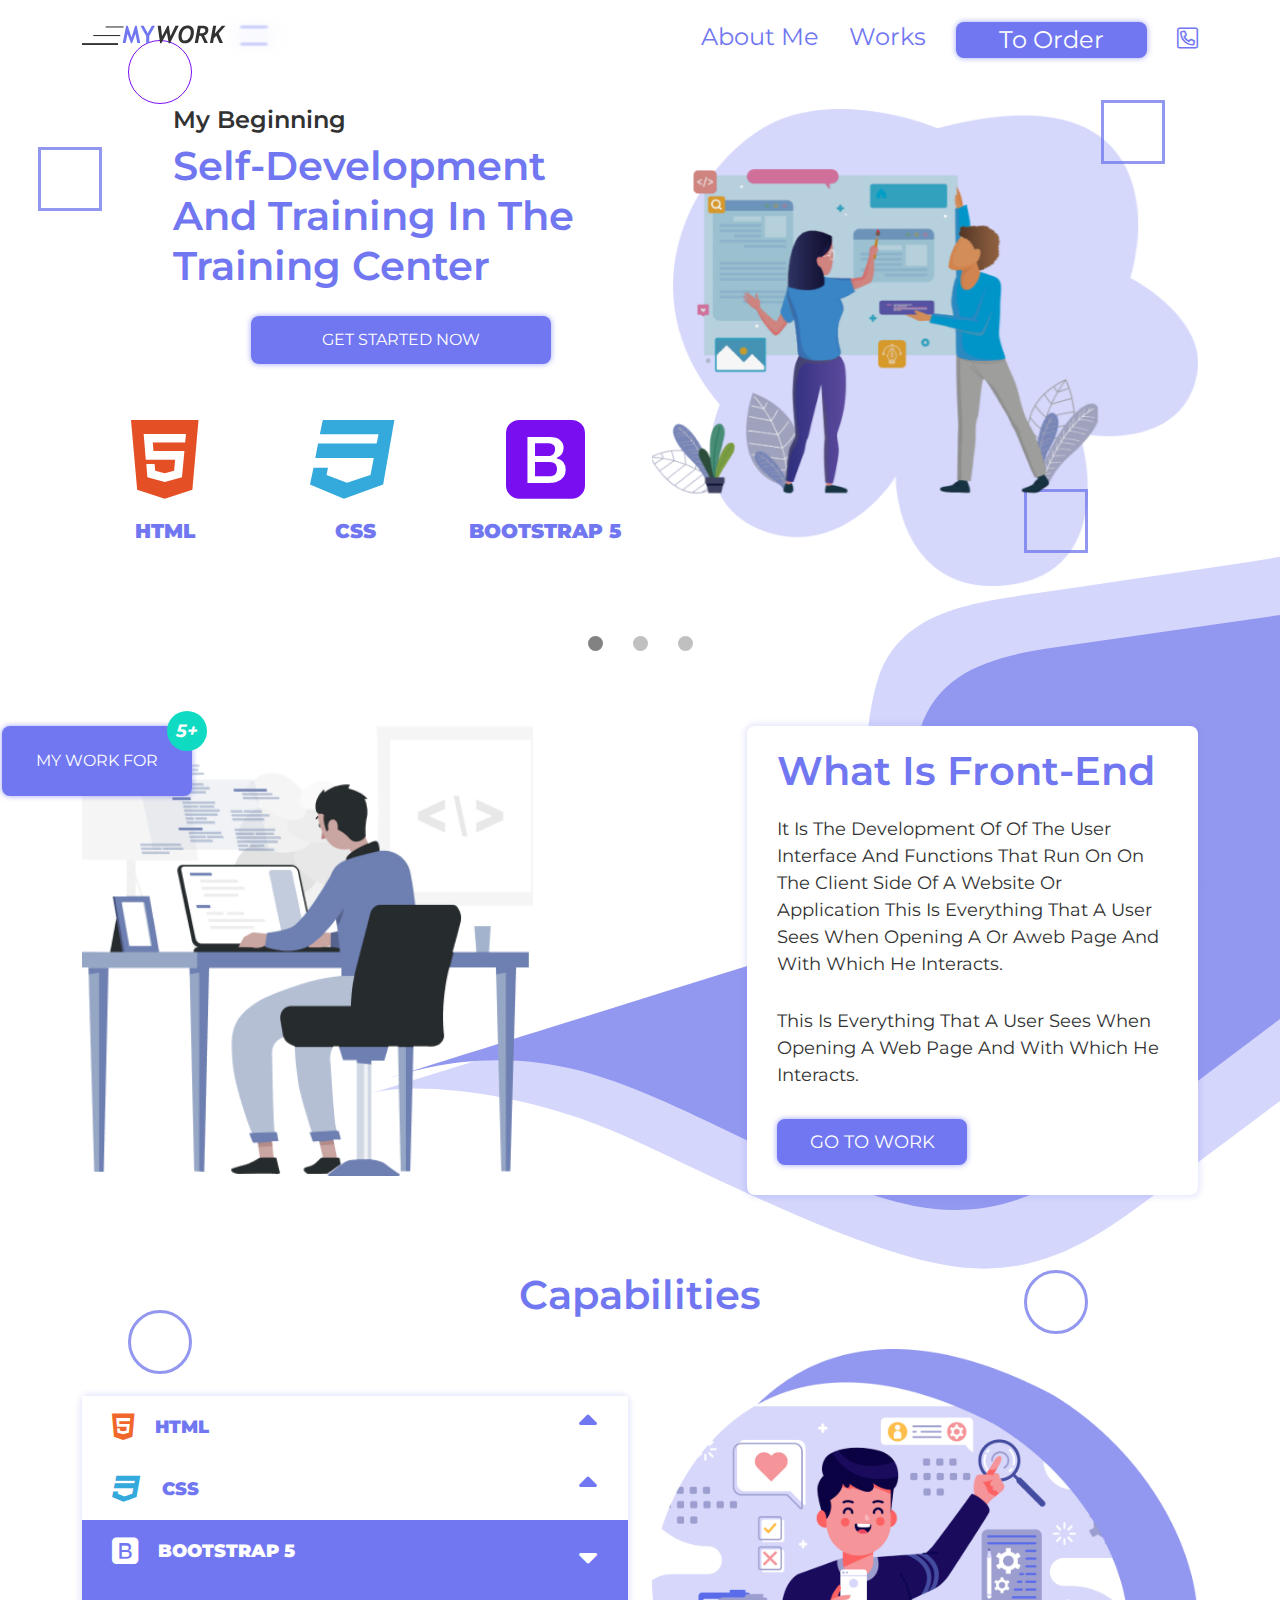
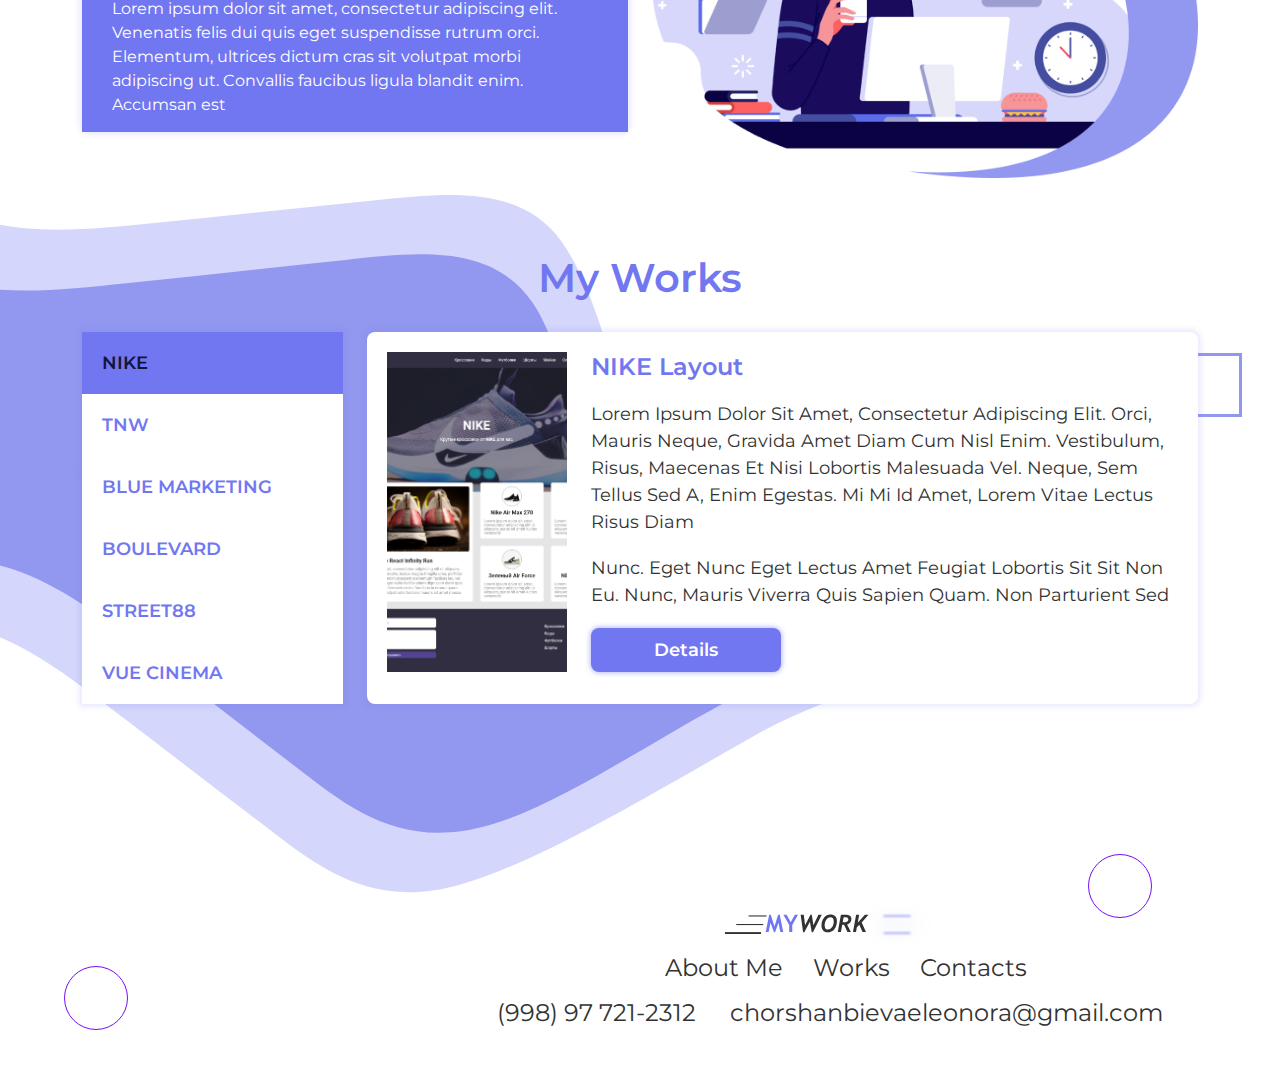
<file: index.html>
<!DOCTYPE html>
<html lang="en">

<head>
  <meta charset="UTF-8">
  <meta http-equiv="X-UA-Compatible" content="IE=edge">
  <meta name="viewport" content="width=device-width, initial-scale=1.0">
  <title>Mywork</title>
  <link rel="stylesheet" href="style/all.min.css">
  <link rel="stylesheet" href="style/fonts.css">
  <link rel="stylesheet" href="style/bootstrap.min.css">
  <link rel="stylesheet" href="style/style.css">
</head>

<body>
  <header class="header">
    <nav class="navbar navbar-expand-lg header__nav">
      <div class="container">
        <a href="#!" class="logo"></a>
        <button class="navbar-toggler" type="button" data-bs-toggle="collapse" data-bs-target="#navbarSupportedContent"
          aria-controls="navbarSupportedContent" aria-expanded="false" aria-label="Toggle navigation">
          <i class="fal fa-bars header__nav-btn"></i>
        </button>
        <div class="collapse navbar-collapse" id="navbarSupportedContent">
          <ul class="navbar-nav header__nav-list ms-auto align-items-start  align-items-lg-center">
            <li class="nav-item">
              <a class="header__nav-link" href="pages/index2.html">About me</a>
            </li>
            <li class="nav-item">
              <a class="header__nav-link" href="#myworks">Works</a>
            </li>
            <li class="nav-item">
              <a class="header__nav-link special-btn" href="https://t.me/lazanya_po">to order</a>
            </li>
            <li class="nav-item">
              <a class="header__nav-link" href="tel:+99897212312">
                <i class="fal fa-phone-square-alt header__nav-phone"></i>
              </a>
            </li>
          </ul>
        </div>
      </div>
    </nav>
    <div class="header__slider">
      <div class="container">
        <div id="carouselExampleIndicators" class="carousel slide row" data-bs-ride="carousel">
          <div class="col-lg-6">
            <div class="header__slider-top col-lg-10 ms-auto">
              <p class="header__slider-text">
                My beginning
              </p>
              <h1 class="header__slider-title">
                Self-development and training in the training center
              </h1>
              <a href="https://proweb.uz/ru/courses/web-development?utm_source=google&utm_medium=cpc&utm_campaign=web-programming&utm_content=course&utm_term=proweb%20uz_b_&gclid=CjwKCAjwgr6TBhAGEiwA3aVuIQf5_IGuokaxKM6H2w9yPh9ph-NyiyccbZyenLU45WkwRtKJCtZ3XxoCjQ4QAvD_BwE" class="header__slider-btn special-btn">GET STARTED NOW</a>
            </div>
            <div class="header__slider-bottom row text-center">
              <div class="header__slider-item col-6 col-sm-4">
                <i class="fab fa-html5 header-slider-icon html"></i>
                <h3 class="header-slider-desc">HTML</h3>
              </div>
              <div class="header__slider-item col-6 col-sm-4">
                <i class="fab fa-css3 header-slider-icon css"></i>
                <h3 class="header-slider-desc">CSS</h3>
              </div>
              <div class="header__slider-item col-6 col-sm-4">
                <i class="fab fa-bootstrap header-slider-icon bootstrap"></i>
                <h3 class="header-slider-desc">BOOTSTRAP 5</h3>
              </div>
            </div>
          </div>
          <div class="col-lg-6">
            <div class="carousel-inner">
              <div class="carousel-item active">
                <img src="images/slide1.png" alt="" class="header__slider-img w-100">
              </div>
              <div class="carousel-item">
                <img src="images/slide2.png" alt="" class="header__slider-img w-100">
              </div>
              <div class="carousel-item">
                <img src="images/slide3.png" alt="" class="header__slider-img w-100">
              </div>
            </div>
          </div>
          <div class="carousel-indicators header__indicators">
            <button type="button" data-bs-target="#carouselExampleIndicators" data-bs-slide-to="0" class="header__indicators-btn active" aria-current="true" aria-label="Slide 1"></button>
            <button type="button" data-bs-target="#carouselExampleIndicators" data-bs-slide-to="1" aria-label="Slide 2" class="header__indicators-btn"></button>
            <button type="button" data-bs-target="#carouselExampleIndicators" data-bs-slide-to="2" aria-label="Slide 3" class="header__indicators-btn"></button>
          </div>
        </div>
      </div>
    </div>
  </header>
  <main class="main">
    <section class="section__about">
      <div class="container">
        <div class="row justify-content-xl-between justify-content-center">
          <div class="col-md-8 col-xl-5">
            <div class="section__about-left">
              <img src="images/human1.png" alt="" class="section__about-img w-100 h-100">
              <a href="" class="section__about-btn special-btn">
                My work for 
                <span class="section__about-span">5+</span>
              </a>
            </div>
          </div>
          <div class="col-md-8 col-xl-5">
            <div class="section__about-right">
              <h2 class="section__about-title">
                What is Front-End
              </h2>
              <p class="section__about-text">
                it is the development of of the user interface and functions that run on on the client side of a website or application
                This is everything that a user sees when opening a or aweb page and with which he interacts.
              </p>
              <p class="section__about-text">
                This is everything that a user sees when opening a web page and with which he interacts.
              </p>
              <a href="https://hh.uz/?utm_source=google&utm_medium=cpc&utm_term=headhunter%20uz&utm_campaign=google_all_aldev_kr_hh_brand_new_uz_search&utm_content=gid_137429942791&network=g&adposition=&keyword=headhunter%20uz&gclid=CjwKCAjwgr6TBhAGEiwA3aVuIcfu-C8_5Zm-fFG9Tw8Q4N7-h7zE-aCWHhDziUG5CXnJ_xsQdrL8pRoCGmAQAvD_BwE" class="section__about-link special-btn">go to work</a>
            </div>
          </div>

          <div class="col-md-8 col-xl-6">

          </div>
        </div>
      </div>
    </section>
    <section class="section__capabilities">
      <div class="container">
        <h2 class="title">capabilities</h2>
        <div class="row align-items-center justify-content-center">
          <div class="col-md-8 col-xl-6">
            <div class="accordion" id="accordionExample">
              <div class="accordion__item">
                <h2 class="accordion-header" id="headingOne">
                  <button class="accordion__button collapsed" type="button" data-bs-toggle="collapse" data-bs-target="#collapseOne" aria-expanded="true" aria-controls="collapseOne">
                    <i class="fab fa-html5 accordion__icon"></i>
                    <h2 class="accordion__title">HTML</h2>
                    <i class="fas fa-sort-down accordion__arrow ms-auto"></i>
                  </button>
                </h2>
                <div id="collapseOne" class="accordion-collapse collapse" aria-labelledby="headingOne" data-bs-parent="#accordionExample">
                  <div class="accordion__body">
                    Lorem ipsum dolor sit amet, consectetur adipiscing elit. Venenatis felis dui quis eget suspendisse rutrum orci. Elementum, ultrices dictum cras sit volutpat morbi adipiscing ut. Convallis faucibus ligula blandit enim. Accumsan est 
                  </div>
                </div>
              </div>
              <div class="accordion__item">
                <h2 class="accordion-header" id="headingTwo">
                  <button class="accordion__button collapsed" type="button" data-bs-toggle="collapse" data-bs-target="#collapseTwo" aria-expanded="true" aria-controls="collapseOne">
                    <i class="fab fa-css3 accordion__icon"></i>
                    <h2 class="accordion__title">CSS</h2>
                    <i class="fas fa-sort-down accordion__arrow ms-auto"></i>
                  </button>
                </h2>
                <div id="collapseTwo" class="accordion-collapse collapse" aria-labelledby="headingTwo" data-bs-parent="#accordionExample">
                  <div class="accordion__body">
                    Lorem ipsum dolor sit amet, consectetur adipiscing elit. Venenatis felis dui quis eget suspendisse rutrum orci. Elementum, ultrices dictum cras sit volutpat morbi adipiscing ut. Convallis faucibus ligula blandit enim. Accumsan est 
                  </div>
                </div>
              </div>
              <div class="accordion__item">
                <h2 class="accordion-header" id="headingThree">
                  <button class="accordion__button" type="button" data-bs-toggle="collapse" data-bs-target="#collapseThree" aria-expanded="true" aria-controls="collapseOne">
                    <i class="fab fa-bootstrap accordion__icon"></i>
                    <h2 class="accordion__title">Bootstrap 5</h2>
                    <i class="fas fa-sort-down accordion__arrow ms-auto"></i>
                  </button>
                </h2>
                <div id="collapseThree" class="accordion-collapse collapse show" aria-labelledby="headingThree" data-bs-parent="#accordionExample">
                  <div class="accordion__body">
                    Lorem ipsum dolor sit amet, consectetur adipiscing elit. Venenatis felis dui quis eget suspendisse rutrum orci. Elementum, ultrices dictum cras sit volutpat morbi adipiscing ut. Convallis faucibus ligula blandit enim. Accumsan est 
                  </div>
                </div>
              </div>
            </div>
          </div>
          
          <div class="col-md-8 col-xl-6">
            <div class="section__capabilities-right">
              <img src="images/human2.png" alt="" class="section__capabilities-img w-100">
            </div>
          </div>
        </div>
      </div>
    </section>
    <section class="section__works" id="myworks">
      <div class="container">
        <h2 class="title">My works</h2>
        <div class="row">
          <div class="col-xl-3">
            <div class="list-group section__works-list" id="list-tab" role="tablist">
              <a class="list-group-item list-group-item-action active section__works-link" id="list-nike-list" data-bs-toggle="list" href="#list-nike" role="tab" aria-controls="list-home">NIKE</a>
              <a class="list-group-item list-group-item-action section__works-link" id="list-tnw-list" data-bs-toggle="list" href="#list-tnw" role="tab" aria-controls="list-home">TNW</a>
              <a class="list-group-item list-group-item-action section__works-link" id="list-blue-list" data-bs-toggle="list" href="#list-blue" role="tab" aria-controls="list-home">Blue Marketing</a>
              <a class="list-group-item list-group-item-action section__works-link" id="list-boulevard-list" data-bs-toggle="list" href="#list-boulevard" role="tab" aria-controls="list-home">Boulevard</a>
              <a class="list-group-item list-group-item-action section__works-link" id="list-street-list" data-bs-toggle="list" href="#list-street" role="tab" aria-controls="list-home">STREET88</a>
              <a class="list-group-item list-group-item-action section__works-link" id="list-cinemas-list" data-bs-toggle="list" href="#list-cinemas" role="tab" aria-controls="list-home">Vue Cinema</a>
            </div>
          </div>
          
          <div class="col-xl-9">
            <div class="tab-content h-100" id="nav-tabContent">
              <div class="tab-pane fade show active section__works-pane" id="list-nike" role="tabpanel" aria-labelledby="list-nike-list">
                <div class="row">
                  <div class="col-xl-3">
                    <div class="section__works-picture">
                      <img src="images/nike.png" alt="" class="section__works-img w-100 h-100">
                    </div>
                  </div>
                  
                  <div class="col-xl-9">
                    <div class="section__works-right h-100 d-flex flex-column justify-content-between">
                      <h2 class="section__works-title">NIKE Layout</h2>
                      <p class="section__works-text">Lorem ipsum dolor sit amet, consectetur adipiscing elit. Orci, mauris neque, gravida amet diam cum nisl enim. Vestibulum, risus, maecenas et nisi lobortis malesuada vel. Neque, sem tellus sed a, enim egestas. Mi mi id amet, lorem vitae lectus risus diam</p>
                      <p class="section__works-text">nunc. Eget nunc eget lectus amet feugiat lobortis sit sit non eu. Nunc, mauris viverra quis sapien quam. Non parturient sed</p>
                      <a href="https://eleonorapolkmn.github.io/nike/" class="section__works-btn special-btn">details</a>
                    </div>
                  </div>
                </div>
              </div>
              <div class="tab-pane fade section__works-pane" id="list-tnw" role="tabpanel" aria-labelledby="list-tnw-list">
                <div class="row">
                  <div class="col-xl-3">
                    <div class="section__works-picture">
                      <img src="images/TNW.png" alt="" class="section__works-img w-100 h-100">
                    </div>
                  </div>
                  
                  <div class="col-xl-9">
                    <div class="section__works-right h-100 d-flex flex-column justify-content-between">
                      <h2 class="section__works-title">TNW Layout</h2>
                      <p class="section__works-text">Lorem ipsum dolor sit amet, consectetur adipiscing elit. Orci, mauris neque, gravida amet diam cum nisl enim. Vestibulum, risus, maecenas et nisi lobortis malesuada vel. Neque, sem tellus sed a, enim egestas. Mi mi id amet, lorem vitae lectus risus diam</p>
                      <p class="section__works-text">nunc. Eget nunc eget lectus amet feugiat lobortis sit sit non eu. Nunc, mauris viverra quis sapien quam. Non parturient sed</p>
                      <a href="https://eleonorapolkmn.github.io/news/" class="section__works-btn special-btn">details</a>
                    </div>
                  </div>
                </div>
              </div>
              <div class="tab-pane fade section__works-pane" id="list-blue" role="tabpanel" aria-labelledby="list-blue-list">
                <div class="row">
                  <div class="col-xl-3">
                    <div class="section__works-picture">
                      <img src="images/BlueMarketing.png" alt="" class="section__works-img w-100 h-100">
                    </div>
                  </div>
                  
                  <div class="col-xl-9">
                    <div class="section__works-right h-100 d-flex flex-column justify-content-between">
                      <h2 class="section__works-title">Blue Marketing Layout</h2>
                      <p class="section__works-text">Lorem ipsum dolor sit amet, consectetur adipiscing elit. Orci, mauris neque, gravida amet diam cum nisl enim. Vestibulum, risus, maecenas et nisi lobortis malesuada vel. Neque, sem tellus sed a, enim egestas. Mi mi id amet, lorem vitae lectus risus diam</p>
                      <p class="section__works-text">nunc. Eget nunc eget lectus amet feugiat lobortis sit sit non eu. Nunc, mauris viverra quis sapien quam. Non parturient sed</p>
                      <a href="https://eleonorapolkmn.github.io/blue_marketing/" class="section__works-btn special-btn">details</a>
                    </div>
                  </div>
                </div>
              </div>
              <div class="tab-pane fade section__works-pane" id="list-boulevard" role="tabpanel" aria-labelledby="list-boulevard-list">
                <div class="row">
                  <div class="col-xl-3">
                    <div class="section__works-picture">
                      <img src="images/Boulevard market.png" alt="" class="section__works-img w-100 h-100">
                    </div>
                  </div>
                  
                  <div class="col-xl-9">
                    <div class="section__works-right h-100 d-flex flex-column justify-content-between">
                      <h2 class="section__works-title">Boulevard Layout</h2>
                      <p class="section__works-text">Lorem ipsum dolor sit amet, consectetur adipiscing elit. Orci, mauris neque, gravida amet diam cum nisl enim. Vestibulum, risus, maecenas et nisi lobortis malesuada vel. Neque, sem tellus sed a, enim egestas. Mi mi id amet, lorem vitae lectus risus diam</p>
                      <p class="section__works-text">nunc. Eget nunc eget lectus amet feugiat lobortis sit sit non eu. Nunc, mauris viverra quis sapien quam. Non parturient sed</p>
                      <a href="https://eleonorapolkmn.github.io/apple/" class="section__works-btn special-btn">details</a>
                    </div>
                  </div>
                </div>
              </div>
              <div class="tab-pane fade section__works-pane" id="list-street" role="tabpanel" aria-labelledby="list-street-list">
                <div class="row">
                  <div class="col-xl-3">
                    <div class="section__works-picture">
                      <img src="images/Street88.png" alt="" class="section__works-img w-100 h-100">
                    </div>
                  </div>
                  
                  <div class="col-xl-9">
                    <div class="section__works-right h-100 d-flex flex-column justify-content-between">
                      <h2 class="section__works-title">Street88 Layout</h2>
                      <p class="section__works-text">Lorem ipsum dolor sit amet, consectetur adipiscing elit. Orci, mauris neque, gravida amet diam cum nisl enim. Vestibulum, risus, maecenas et nisi lobortis malesuada vel. Neque, sem tellus sed a, enim egestas. Mi mi id amet, lorem vitae lectus risus diam</p>
                      <p class="section__works-text">nunc. Eget nunc eget lectus amet feugiat lobortis sit sit non eu. Nunc, mauris viverra quis sapien quam. Non parturient sed</p>
                      <a href="https://eleonorapolkmn.github.io/street/" class="section__works-btn special-btn">details</a>
                    </div>
                  </div>
                </div>
              </div>
              <div class="tab-pane fade section__works-pane" id="list-cinemas" role="tabpanel" aria-labelledby="list-cinemas-list">
                <div class="row">
                  <div class="col-xl-3">
                    <div class="section__works-picture">
                      <img src="images/Vue Cinemas.png" alt="" class="section__works-img w-100 h-100">
                    </div>
                  </div>
                  
                  <div class="col-xl-9">
                    <div class="section__works-right h-100 d-flex flex-column justify-content-between">
                      <h2 class="section__works-title">Vue Cinema Layout</h2>
                      <p class="section__works-text">Lorem ipsum dolor sit amet, consectetur adipiscing elit. Orci, mauris neque, gravida amet diam cum nisl enim. Vestibulum, risus, maecenas et nisi lobortis malesuada vel. Neque, sem tellus sed a, enim egestas. Mi mi id amet, lorem vitae lectus risus diam</p>
                      <p class="section__works-text">nunc. Eget nunc eget lectus amet feugiat lobortis sit sit non eu. Nunc, mauris viverra quis sapien quam. Non parturient sed</p>
                      <a href="https://eleonorapolkmn.github.io/Vue-Cinema/" class="section__works-btn special-btn">details</a>
                    </div>
                  </div>
                </div>
              </div>
              
            </div>
          </div>
        </div>
      </div>
    </section>
  </main>
  <footer class="footer">
    <div class="container">
    <div class="row">
    <div class="col-xl-8 ms-auto">
      <div class="footer_box d-flex flex-column align-items-center">
      <a href="#!" class="logo"></a>
      <ul class="footer__list d-flex">
        <li><a href="#" class="footer__link">about Me</a></li>
        <li><a href="#" class="footer__link">Works</a></li>
        <li><a href="#" class="footer__link">Contacts</a></li>
      </ul>
      <p class="footer__text">
        <a href="tel:2395550108" class="footer__tel">(998) 97 721-2312</a>
        <span class="footer__span">chorshanbievaeleonora@gmail.com</span>
      </p>
    </div>
    </div>
  </div>
</div>
  </footer>

  <script src="js/bootstrap.bundle.js"></script>
</body>

</html>
</file>
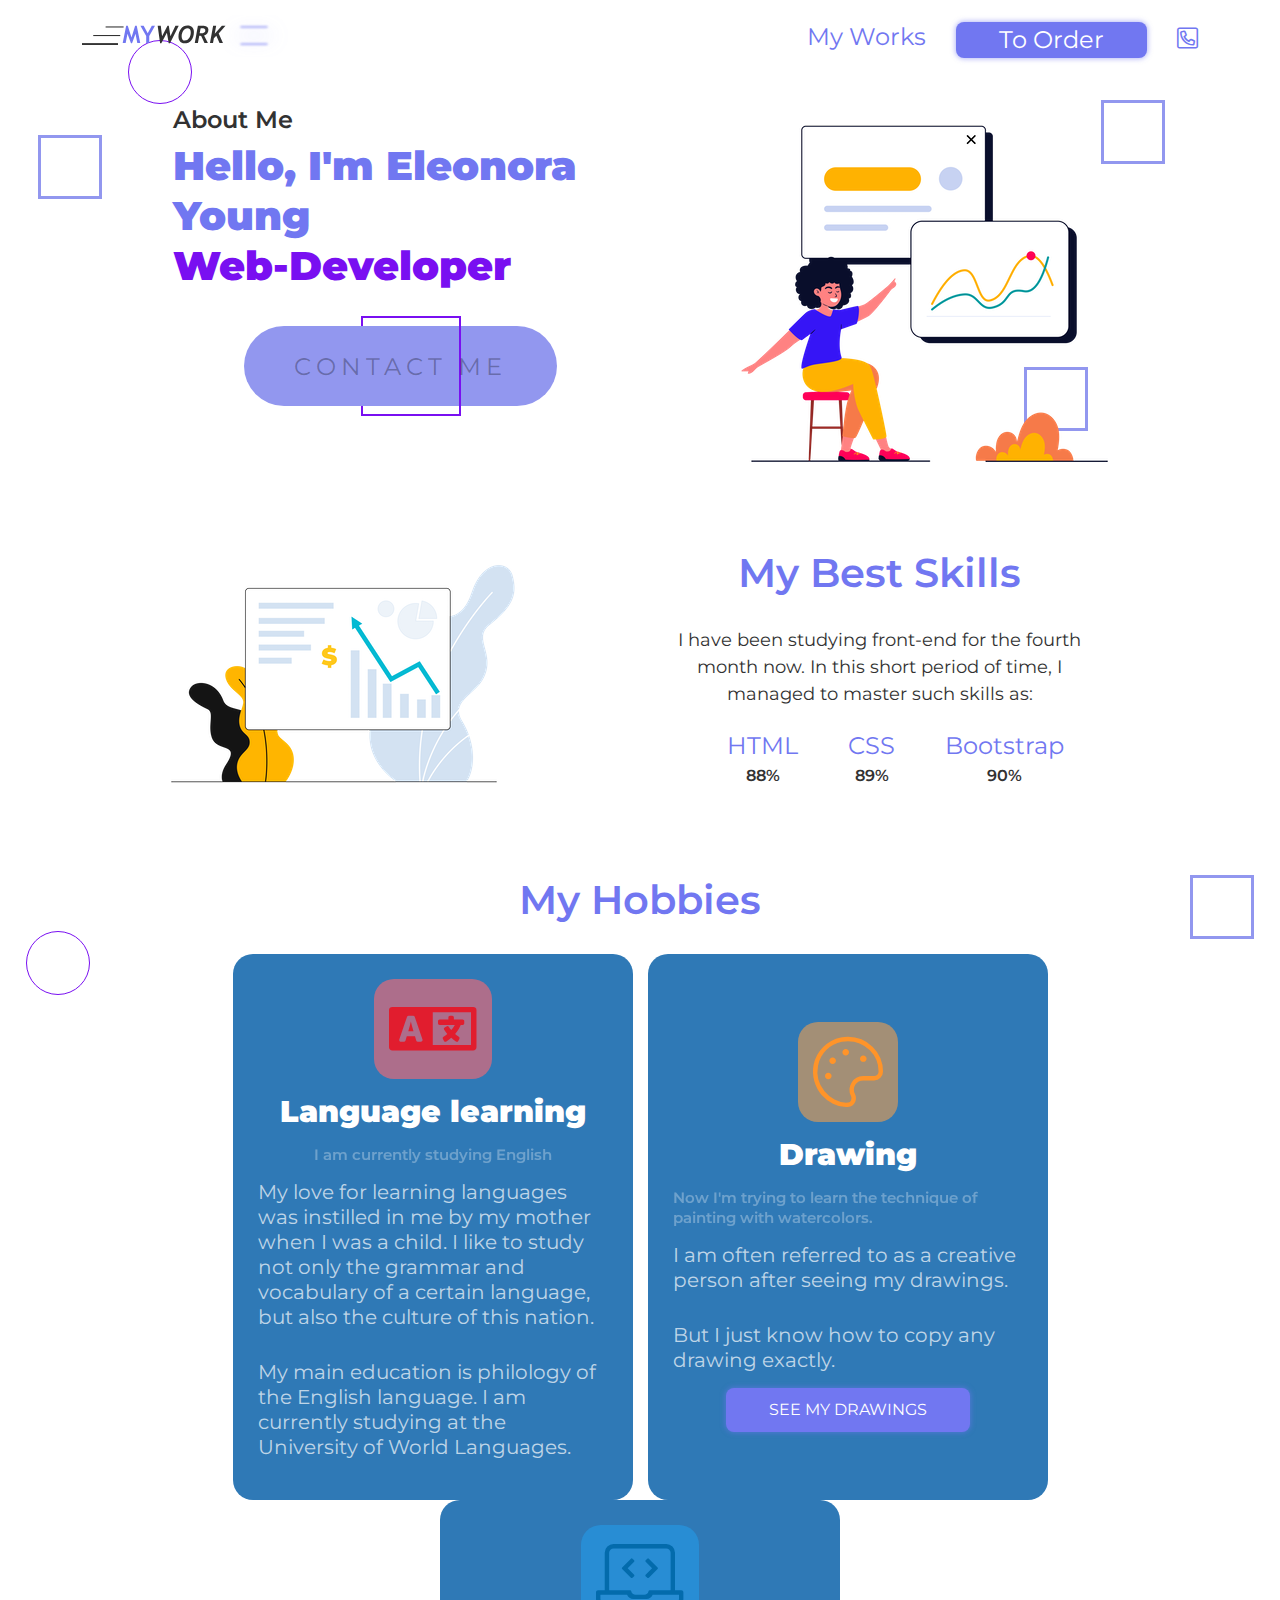
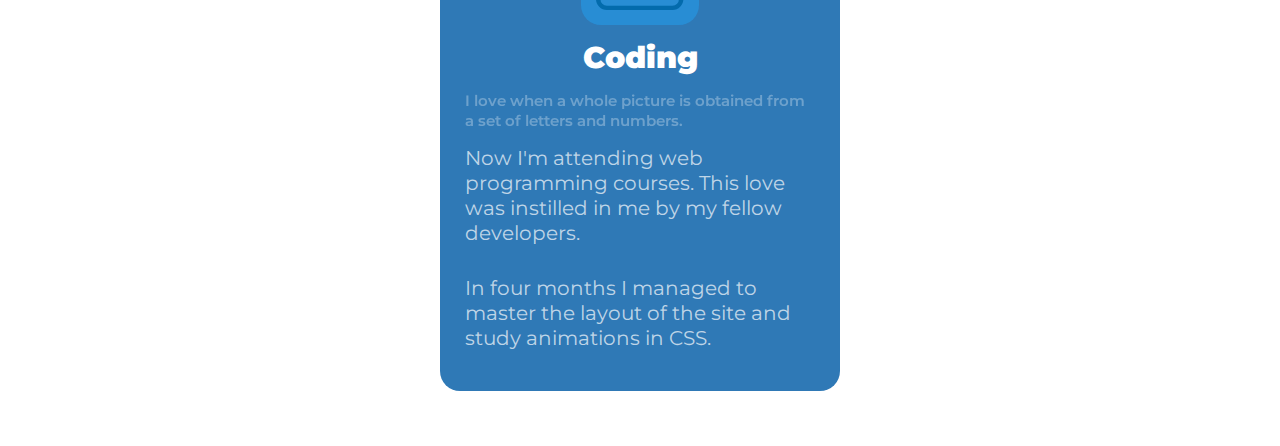
<file: pages/index2.html>
<!DOCTYPE html>
<html lang="en">
<head>
    <meta charset="UTF-8">
    <meta http-equiv="X-UA-Compatible" content="IE=edge">
    <meta name="viewport" content="width=device-width, initial-scale=1.0">
    <title>About Me</title>
    <link rel="stylesheet" href="../style/all.min.css">
    <link rel="stylesheet" href="../style/fonts.css">
    <link rel="stylesheet" href="../style/bootstrap.min.css">
    <link rel="stylesheet" href="../style/style2.css">
</head>
<body>
    <header class="header">
        <nav class="navbar navbar-expand-lg header__nav">
          <div class="container">
            <a href="#!" class="logo"></a>
            <button class="navbar-toggler" type="button" data-bs-toggle="collapse" data-bs-target="#navbarSupportedContent"
              aria-controls="navbarSupportedContent" aria-expanded="false" aria-label="Toggle navigation">
              <i class="fal fa-bars header__nav-btn"></i>
            </button>
            <div class="collapse navbar-collapse" id="navbarSupportedContent">
              <ul class="navbar-nav header__nav-list ms-auto align-items-start  align-items-lg-center">
                <li class="nav-item">
                  <a class="header__nav-link" href="../index.html">My Works</a>
                </li>
                <li class="nav-item">
                  <a class="header__nav-link special-btn" href="https://t.me/lazanya_po">to order</a>
                </li>
                <li class="nav-item">
                  <a class="header__nav-link" href="tel:+99897212312">
                    <i class="fal fa-phone-square-alt header__nav-phone"></i>
                  </a>
                </li>
              </ul>
            </div>
          </div>
        </nav>
        <div class="header__slider">
          <div class="container">
            <div class="row">
              <div class="col-lg-6">
                <div class="header__slider-top col-lg-10 ms-auto">
                  <p class="header__slider-text">
                    About Me
                  </p>
                  <h1 class="header__slider-title">
                    Hello, I'm Eleonora Young
                  </h1>
                  <span class="header__span">Web-developer</span>
                  <div class="header__wrapper">
                      <a href="tel:+998977212312" class="header__button">
                          <span class="header__button-text">
                            <span>
                                Contact me
                            </span>
                          </span>
                      </a>
                    </div>
                </div>
              </div>
              <div class="col-lg-6 d-flex justify-content-center">
                    <img src="../images/me1.png" alt="" class="header__slider-img">
              </div>
            </div>
          </div>
        </div>
      </header>
      <main class="main">
        <div class="main__slider">
            <div class="container">
              <div class="row">
                <div class="col-lg-6 d-flex justify-content-center align-items-center">
                    <img src="../images/dia1.png" alt="" class="main__slider-img">
              </div>
                <div class="col-lg-6">
                  <div class="main__slider-top col-lg-10 d-flex flex-column align-items-center">
                    <h1 class="main__slider-title title">
                      My Best Skills
                    </h1>
                    <p class="main__slider-text">
                        I have been studying front-end for the fourth month now.  In this short period of time, I managed to master such skills as:
                    </p>
                    <ul class="main__slider-list d-flex">
                        <li class="d-flex flex-column align-items-center">
                            <a href="#" class="main__slider-link">HTML</a>
                            <span class="main__slider-span">88%</span>
                        </li>
                        <li class="d-flex flex-column align-items-center">
                            <a href="#" class="main__slider-link">CSS</a>
                            <span class="main__slider-span">89%</span>
                        </li>
                        <li class="d-flex flex-column align-items-center">
                            <a href="#" class="main__slider-link">Bootstrap</a>
                            <span class="main__slider-span">90%</span>
                        </li>
                    </ul>
                  </div>
                </div>
              </div>
            </div>
          </div>
          <div class="main__interest">
            <div class="container">
              <h2 class="title">My hobbies</h2>
              <div class="row main__interest-items">
                <div class="col-xl-4 main__interest-item">
                  <div class="main__item-icon"><i class="far fa-language main__interest-icon"></i></div>
                  <h2 class="main__interest-title">
                    Language learning
                  </h2>
                  <span class="main__interest-span">
                    I am currently studying English
                  </span>
                  <p class="main__interest-text">
                    My love for learning languages   was instilled in me by my mother when I was a child.  I like to study not only the grammar and vocabulary of a certain language, but also the culture of this nation.
                  </p>
                  <p class="main__interest-text">
                    My main education is philology of the English language.  I am currently studying at the University of World Languages.
                  </p>
                </div>
                <div class="col-xl-4 main__interest-item">
                  <div class="main__item-icon"><i class="fal fa-palette main__interest-icon"></i></div>
                  <h2 class="main__interest-title">
                    Drawing
                  </h2>
                  <span class="main__interest-span">
                    Now I'm trying to learn the technique of painting with watercolors.
                  </span>
                  <p class="main__interest-text">
                    I am often referred to as a creative person after seeing my drawings.
                  </p>
                  <p class="main__interest-text">
                    But I just know how to copy any drawing exactly.
                  </p>
                  <div class="main__item-btn">
                    <a href="#" class="special-btn main__interest-btn">See my drawings</a>
                  </div>
                </div>
                <div class="col-xl-4 main__interest-item">
                  <div class="main__item-icon"><i class="fal fa-laptop-code main__interest-icon"></i></div>
                  <h2 class="main__interest-title">
                    Coding
                  </h2>
                  <span class="main__interest-span">
                    I love when a whole picture is obtained from a set of letters and numbers.
                  </span>
                  <p class="main__interest-text">
                    Now I'm attending web programming courses.  This love was instilled in me by my fellow developers.
                  </p>
                  <p class="main__interest-text">
                    In four months I managed to master the layout of the site and study animations in CSS.
                  </p>
                </div>
              </div>
            </div>
          </div>
      </main>

      <script src="../js/bootstrap.bundle.js"></script>
</body>
</html>
</file>
<file: style/fonts.css>
@font-face {
    font-family: 'MR';
    src: url(../fonts/Montserrat/Montserrat-Regular.ttf);
}
@font-face {
    font-family: 'MSB';
    src: url(../fonts/Montserrat/Montserrat-SemiBold.ttf);
}
@font-face {
    font-family: 'MBI';
    src: url(../fonts/Montserrat/Montserrat-BoldItalic.ttf);
}
@font-face {
    font-family: 'MB';
    src: url(../fonts/Montserrat/Montserrat-Black.ttf);
}
@font-face {
    font-family: 'TBI';
    src: url(../fonts/Trebuchet/Trebuchet-BoldItalic.ttf);
}
@font-face {
    font-family: 'TB';
    src: url(../fonts/Trebuchet/TrebuchetMS-Bold.ttf);
}
</file>
<file: style/style.css>
/* Root start */

:root {
    --MR: 'MR';
    --MSB: 'MSB';
    --MBI: 'MBI';
    --MB: 'MB';
    --TBI: 'TBI';
    --TB: 'TB';
    --background: white;
    --purple: #7177F1;
    --text: #323232;
    --dots: #828282;
}

body {
    background: var(--background);
    color: var(--text);
    font-family: var(--MR);
}
a {
    text-decoration: none;
}
ul {
    list-style: none;
}

h1,h2,p,ul {
    margin: 0;
}

html,body {
    scroll-behavior: smooth;
}

.logo::before {
    content: url(../images/svg/logo-light.svg);
}
.special-btn {
    background: var(--purple);
    color: white !important;
    padding: 10px 43px;
    box-shadow: 0px 0px 5px 1px rgba(113, 119, 241, 0.5);
    border-radius: 8px;
    display: block;
}
.title {
    font-size: 40px;
    line-height: 49px;
    color: var(--purple);
    font-family: var(--MSB);
    text-transform: capitalize;
    margin-top: 75px;
    margin-bottom: 30px;
    text-align: center;
}





/* Root end */

/* Header start */

.header__nav-list {
    gap: 30px;
}

.header__nav-link {
    font-size: 24px;
    line-height: 16px;
    text-transform: capitalize;
    color: var(--purple);
    display: inline-block;
}
.header__nav-link:hover {
    color: var(--purple);
}

.header__nav-btn {
    color: var(--text);
    font-size: 40px;
}

.header__nav{
    position: relative;
    padding: 15px 0;
}

.header__nav::before,
.section__capabilities::before,
.section__capabilities::after,
.footer::before{
    content: '';
    display: block;
    width: 5vw;
    height: 5vw;
    border-radius: 50%;
    border: 0.3px solid #790FF1;
    position: absolute;
    top: 40px;
    left: 10%;
    z-index: -5;
    animation: animate 2.5s alternate infinite;
}

.header__nav::after, 
.header__slider::before,
.header__slider::after,
.section__works::after{
    content: '';
    display: block;
    width: 5vw;
    height: 5vw;
    border: 0.3vw solid #9297EF;
    position: absolute;
    top: 100px;
    right: 9%;
    z-index: -5;
    animation: animate 2.5s ease infinite;
}

.header__slider-text{
    font-size: 24px;
    line-height: 22px;
    text-transform: capitalize;
    color: var(--text);
    font-family: var(--MSB);
}

.header__slider-title{
    font-size: 40px;
    line-height: 50px;
    text-transform: capitalize;
    color: #7177F1;
    margin: 10px 0 25px 0;
    font-family: var(--MSB);
}

.header__slider-btn{
    max-width: 300px;
    width: 100%;
    padding: 12px 0;
    text-align: center;
    margin: 0 auto;
}

.header__slider-bottom{
    margin-top: 50px;
}

.header-slider-icon{
    font-size: 90px;
}

.header-slider-desc{
    font-size: 20px;
    line-height: 24px;
    text-align: center;
    text-transform: capitalize;
    color: #7177F1;
    margin-top: 15px;
    font-family: var(--MB);
}

.html{
    color: #E44F26;
}

.css{
    color: #33A9DC;
}

.bootstrap{
    color: #790FF1;
}

.header__slider{
    margin-top: 30px;
    position: relative;
}

.header__slider::before{
    top: 7%;
    left: 3%;
}
.header__slider::after{
    top: 70%;
    right: 15%;
}

.header__slider-img{
    max-height: 500px;
}

.header__indicators-btn{
    width: 15px !important;
    height: 15px !important;
    border-radius: 50% !important;
    background: var(--dots) !important;
    margin: 0 !important;
    border: none !important;
}

.header__indicators-btn.active{
    background: var(--purple);
}

.header__indicators{
    column-gap: 30px;
    margin: 50px 0 0 0;
    position: static;
}

/* Header end */
/* Main start */

.section__about{
    margin-top: 75px;
    position: relative;
}

.section__about::after{
    content: url(../images/svg/figure1.svg);
    display: block;
    position: absolute;
    right: 0;
    top: -100%;
    z-index: -10;
}

.section__about-left{
    position: relative;
    min-height: 450px;
}

.section__about-img{
    position: absolute;
    left: 0;
    top: 0;
    z-index: -5;
    object-fit: cover;
}

.section__about-btn{
    max-width: 190px;
    width: 100%;
    padding: 23px 0;
    text-align: center;
    text-transform: uppercase;
    position: relative;
    left: -80px;
}

.section__about-span{
    position: absolute;
    top: -15px;
    right: -15px;
    width: 40px;
    height: 40px;
    background: #0FDAC2;
    color: white;
    font-size: 18px;
    line-height: 100%;
    font-family: var(--MBI);
    border-radius: 50%;
    display: flex;
    align-items: center;
    justify-content: center;
}

.section__about-right{
    background: #151437;
    box-shadow: 0px 0px 5px 3px rgba(113, 119, 241, 0.15);
    border-radius: 8px;
    background: var(--background);
    padding: 30px;
    height: 100%;
}

.section__about-title{
    font-size: 40px;
    line-height: 30px;
    text-transform: capitalize;
    color: #7177F1;
    font-family: var(--MSB);
}

.section__about-text{
    font-size: 18px;
    line-height: 150%;
    text-transform: capitalize;
    color: var(--text);
    margin: 30px 0;
}

.section__about-link{
    font-size: 18px;
    line-height: 100%;
    text-transform: uppercase;
    color: #FFFFFF;
    text-align: center;
    padding: 14px 0;
    max-width: 190px;
}

.accordion__button{
    width: 100%;
    display: flex;
    align-items: center;
    border: none;
    padding: 15px 30px;
    background: var(--purple);
    color: white;
}

.accordion__button.collapsed{
    background: var(--background);
    color: var(--purple);
}

.accordion__title{
    font-size: 18px;
    line-height: 22px;
    font-family: var(--MB);
    margin-left: 20px; 
    text-transform: uppercase;
}

.accordion__icon{
    font-size: 30px;
}

.accordion__body{
    background: var(--purple);
    color: white;
    padding: 15px 30px;
}

.accordion{
    box-shadow: 0px 0px 5px 3px rgba(113, 119, 241, 0.15);
    border-radius: 8px;
}

.accordion__button.collapsed .accordion__arrow{
    transform: rotateX(180deg);
}

.accordion__arrow{
    transition: transform 500ms;
}

.accordion__item:nth-of-type(1) .accordion__button.collapsed .accordion__icon{
    color: #F1662A;
}
.accordion__item:nth-of-type(2) .accordion__button.collapsed .accordion__icon{
    color: #33A9DC;
}
.accordion__item:nth-of-type(3) .accordion__button.collapsed .accordion__icon{
    color: #790FF1;
}

.section__capabilities{
    position: relative;
}

.section__capabilities::before,
.section__capabilities::after{
    border: 0.3vw solid #9297EF;
}

.section__capabilities::after{
    top: 0;
    left: 80%;
}

.section__works-link{
    background: var(--background);
    color: var(--purple);
    font-size: 18px;
    line-height: 22px;
    text-transform: uppercase;
    padding: 20px;
    border: none;
    font-family: var(--MSB);
}

.section__works-link:hover{
    background: var(--background);
    color: var(--purple);
}

.section__works-link.active{
    background: #7177F1;
    color:#151437;
}

.section__works-list{
    box-shadow: 0px 0px 5px 3px rgba(113, 119, 241, 0.15);
    border-radius: 0px;
}

.section__works-pane{
    box-shadow: 0px 0px 5px 3px rgba(113, 119, 241, 0.15);
    border-radius: 8px;
    padding: 20px;
    height: 100%;
}

.section__works-picture{
    height: 320px;
}

.section__works-img{
    object-fit: cover;
}

.section__works-title{
    font-size: 24px;
    line-height: 29px;
    text-transform: capitalize;
    color: #7177F1;
    font-family: var(--MSB);
}

.section__works-text{
    font-size: 18px;
    line-height: 150%;
    text-transform: capitalize;
    color: var(--text);
}

.section__works-btn{
    max-width: 190px;
    width: 100%;
    font-size: 18px;
    line-height: 22px;
    text-transform: capitalize;
    color: #FFFFFF;
    padding: 11px 0;
    text-align: center;
    font-family: var(--MSB);
}

.section__works{
    position: relative;
    margin-bottom: 200px;
}

.section__works::before{
    content: url(../images/svg/figure2.svg);
    display: block;
    position: absolute;
    left: -10%;
    top: -50%;
    z-index: -10;
}

.section__works-pane{
    background: var(--background);
}

.section__works::after{
    right: 3%;
}


/* main end */
/* footer start */

.footer{
    margin-bottom: 50px;
    position: relative;
}


.footer__link{
    font-size: 24px;
    line-height: 29px;
    text-transform: capitalize;
    color: var(--text);
}

.footer__list{
    gap: 30px;
}

.footer__tel{
    font-size: 24px;
    line-height: 29px;
    text-transform: capitalize;
    color: var(--text);
    margin-right: 30px;
}


.footer__span{
    font-size: 24px;
    line-height: 29px;
    text-align: center;
    color: var(--text);
}

.footer__text{
    margin-top: 15px;
}

.footer::before{
    left: 5%;
    top: 50%;
}

.footer::after{
    content: '';
    display: block;
    width: 5vw;
    height: 5vw;
    border-radius: 50%;
    border: 0.3px solid #790FF1;
    position: absolute;
    top: -50px;
    right: 10%;
    z-index: -5;
    animation: animate 2.5s alternate infinite;
}

/* footer end */




/* Media start */

@keyframes animate{

    0%{
        transform: rotate(0deg) scale(1);
    }
    50%{
        transform: rotate(180deg) scale(1.5);
    }
    100%{
        transform: rotate(360deg) scale(1);
    }
}




@media(prefers-color-scheme: dark) {
    :root {
        --background: #151437;
        --text: white;
        --dots: #EBEBEB;
    }
    .logo::before {
        content: url(../images/svg/logo-dark.svg);
    }
}

@media(max-width:1200px){
    .section__about-right{
        margin-top: 30px;
    }
    .section__about-btn{
        left: 0;
    }
    .section__about::after,
    .section__works::before{
        display: none;
    }
    .section__capabilities-right{
        margin-top: 40px;
    }
    .tab-content{
        margin-top: 50px;
    }
    .section__works-text{
        padding: 10px 0;
    }
    .section__works-title{
        margin-top: 7px;
    }
}

@media(max-width:576px){
    .section__about-title{
        font-size: 22px;
        line-height: 22px;
    }
    .header__slider-title{
        font-size: 20px;
        line-height: 24px;
    }
    .header__slider-bottom{
        row-gap: 20px;
    }
    .footer__list{
        flex-direction: column;
    }
}

@media(max-width:779px){
    .footer__text{
        display: flex;
        flex-direction: column;
        align-items: center;
        justify-content: center;
        row-gap: 10px;
    }
}


/* Media end */
</file>
<file: style/style2.css>
/* Root start */

:root {
    --MR: 'MR';
    --MSB: 'MSB';
    --MBI: 'MBI';
    --MB: 'MB';
    --TBI: 'TBI';
    --TB: 'TB';
    --background: white;
    --purple: #7177F1;
    --text: #323232;
    --dots: #828282;
}

body {
    background: var(--background);
    color: var(--text);
    font-family: var(--MR);
}
a {
    text-decoration: none;
}
ul {
    list-style: none;
}

h1,h2,p,ul {
    margin: 0;
}

html,body {
    scroll-behavior: smooth;
}

.logo::before {
    content: url(../images/svg/logo-light.svg);
}
.special-btn {
    background: var(--purple);
    color: white !important;
    padding: 10px 43px;
    box-shadow: 0px 0px 5px 1px rgba(113, 119, 241, 0.5);
    border-radius: 8px;
    display: block;
    position: relative;
    z-index: 10;
}
.title {
    font-size: 40px;
    line-height: 49px;
    color: var(--purple);
    font-family: var(--MSB);
    text-transform: capitalize;
    margin-top: 75px;
    margin-bottom: 30px;
    text-align: center;
}

/* Root end */

/* Header start */

.header__nav-list {
    gap: 30px;
}

.header__nav-link {
    font-size: 24px;
    line-height: 16px;
    text-transform: capitalize;
    color: var(--purple);
    display: inline-block;
}
.header__nav-link:hover {
    color: var(--purple);
}

.header__nav-btn {
    color: var(--text);
    font-size: 40px;
}

.header__nav{
    position: relative;
    padding: 15px 0;
}

.header__nav::before,
.main__interest::before{
    content: '';
    display: block;
    width: 5vw;
    height: 5vw;
    border-radius: 50%;
    border: 0.3px solid #790FF1;
    position: absolute;
    top: 40px;
    left: 10%;
    z-index: -5;
    animation: animate 2.5s alternate infinite;
}

.header__nav::after, 
.header__slider::before,
.header__slider::after,
.main__interest::after{
    content: '';
    display: block;
    width: 5vw;
    height: 5vw;
    border: 0.3vw solid #9297EF;
    position: absolute;
    top: 100px;
    right: 9%;
    z-index: -5;
    animation: animate 2.5s ease infinite;
}

.header__slider-text{
    font-size: 24px;
    line-height: 22px;
    text-transform: capitalize;
    color: var(--text);
    font-family: var(--MSB);
}

.header__slider-title{
    font-size: 40px;
    line-height: 50px;
    text-transform: capitalize;
    color: #7177F1;
    margin-top: 10px;
    font-family: var(--MB);
}

.header__span{
    font-size: 40px;
    line-height: 50px;
    text-transform: capitalize;
    color: #790FF1;
    margin: 10px 0 25px 0;
    font-family: var(--MB);
    margin-bottom: 25px;
    margin-top: 0;
    padding-top: 0;
    display: block;
}

.header__slider-btn{
    max-width: 300px;
    width: 100%;
    padding: 12px 0;
    text-align: center;
    margin: 0 auto;
}

.header__slider{
    margin-top: 30px;
    position: relative;
}

.header__slider::before{
    top: 7%;
    left: 3%;
}
.header__slider::after{
    top: 70%;
    right: 15%;
}

.header__wrapper{
    height: 100px;
    display: flex;
    justify-content: center;
    align-items: center;
}

.header__button{
    font-family: var(--MR);
    position: relative;
    display: block;
}

.header__button::before,
.header__button::after{
    content: '';
    display: block;
    position: absolute;
    width: 100px;
    height: 100px;
    border: 2px solid #790FF1;
    top: -10px;
    left: 50%;
    z-index: 1;
    margin: 0 0 0 -40px;
    transition: all 0.8s ease 0s;
}

.header__button::before{
    animation: rotate 20s infinite linear;
}
.header__button::after{
    animation: rotate 15s infinite linear;
}

.header__button-text{
    position: relative;
    height: 80px;
    display: flex;
    justify-content: center;
    align-items: center;
    padding: 0 50px;
    border-radius: 50px;
    font-size: 24px;
    line-height: 29px;
    text-transform: uppercase;
    color: rgba(0, 0, 0, 0.3);
    letter-spacing: 5px;
    transition: all 1s ease 0s;
    top: 0;
    overflow: hidden;
}

.header__button-text::before,
.header__button-text::after{
    content: '';
    display: block;
    position: absolute;
    width: 50%;
    height: 100%;
    background-color: #9297EF;
    transition: all 0.8s ease 0s;
}

.header__button-text::before{
    left: 0;
    z-index: 2;
}

.header__button-text::after{
    right: 0;
}

.header__button-text span{
    position: relative;
    z-index: 2;
}

.header__button:hover::before,
.header__button:hover::after{
    left: 100%;
    opacity: 0;
}

.header__button:hover .header__button-text::before{
    width: 100%;
}

.header__button:hover .header__button-text::before,
.header__button:hover .header__button-text::after{
    background: #4a50c5;
}

.header__button:hover .header__button-text{
    top: -10px;
    color: white;
    transition: all 0.5s ease 0.2s;
    box-shadow: 0 5px 0px 0 #151437;
}

.header__button:active .header__button-text{
    top: -7px;
    box-shadow: 0 2px 0px 0 #151437;
    transition: all 0.1s ease 0s;
}

@keyframes rotate{
    0%{
        transform: rotate(0deg);
    }
    100%{
        transform: rotate(360deg);
    }
}

/* Header end */
/* main start */

.main__slider-text{
    font-size: 18px;
    line-height: 150%;
    color: var(--text);
    margin: 30px 0;
    text-align: center;
}

.main__slider-list{
    gap: 50px;

}

.main__slider-title{
    margin: 0;
}

.main__slider-link{
    font-size: 24px;
    line-height: 16px;
    color: var(--purple);
    margin-bottom: 10px;
}

.main__slider-span{
    color: var(--text);
    font-family: var(--MSB);
}

.main{
    margin-top: 70px;
}

.main__interest{
    margin-top: 55px;
    position: relative;
    margin-bottom: 55px;
}

.main__interest-icon{
    font-size: 70px;
    padding: 15px;
    position: relative;
    z-index: 10;
}

.main__interest-item:nth-of-type(1) .main__interest-icon{
    color: #E11D2E;
    background: #f16874a6;
    border-radius: 20px;
}

.main__interest-item:nth-of-type(2) .main__interest-icon{
    color:#FF9429;
    background: #ffa1448f;
    border-radius: 20px;
}

.main__interest-item:nth-of-type(3) .main__interest-icon{
    color: #036bac;
    background: #20a3f57c;
    border-radius: 20px;
}

.main__interest-title{
    font-size: 30px;
    line-height: 36px;
    color: #FFFFFF;
    margin: 15px 0;
    font-family: var(--MB);
    position: relative;
    z-index: 10;
}

.main__interest-btn{
    font-family: var(--MR);
    text-transform: uppercase;
}

.main__interest-span{
    font-size: 15px;
    line-height: 20px;
    color: #FFFFFF;
    opacity: 0.3;
    font-family: var(--MSB);
    position: relative;
    z-index: 10;
}

.main__interest-text{
    font-size: 20px;
    line-height: 25px;
    color: rgba(255, 255, 255, 0.7);
    margin: 15px 0;
    position: relative;
    z-index: 10;
}

.main__interest-items{
    column-gap: 15px;
    justify-content: center;
}

.main__interest-item{
    position: relative;
    max-width: 400px;
    width: 100%;
    background: #2f79b6;
    display: flex;
    flex-direction: column;
    justify-content: center;
    align-items: center;
    border-radius: 20px;
    overflow: hidden;
    padding: 25px;
    transition: all 500ms;
}

.main__interest-item:hover{
    background: rgba(15, 194, 218, 0.5);
    transform: scale(1.1);
    margin: 10px 20px 0 20px;
}

.main__interest-item:hover::before{
    content: '';
    display: block;
    position: absolute;
    width: 100%;
    height: 100%;
    background: linear-gradient(#7177F1, #4a50c5, #790FF1);
    animation: animatee 5s ease-in-out infinite;
}

.main__interest-item:hover::after{
    content: '';
    display: block;
    position: absolute;
    background: #2f79b6;
    border-radius: 16px;
    inset: 7px;
}

.main__interest::after{
    top: 0;
    right: 2%;
}

.main__interest::before{
    top: 5%;
    left: 2%;
}



/* .box h2{
    color: #FFFFFF;
    font-size: 35px;
    position: relative;
    z-index: 10;
}

.box{
    position: relative;
    width: 100px;
    height: 120px;
    background: rgba(0, 0, 0, 0.5);
    display: flex;
    justify-content: center;
    align-items: center;
    border-radius: 20px;
    overflow: hidden;
}

.box::after{
    content: '';
    display: block;
    position: absolute;
    background: #151437;
    border-radius: 16px;
    inset: 4px;
}

.box::before{
    content: '';
    display: block;
    position: absolute;
    width: 40px;
    height: 140px;
    background: linear-gradient(#0096F2, #E11D2E, #790FF1);
    animation: animatee 3s linear infinite;
} */










/* media start */

@keyframes animate{

    0%{
        transform: rotate(0deg) scale(1);
    }
    50%{
        transform: rotate(180deg) scale(1.5);
    }
    100%{
        transform: rotate(360deg) scale(1);
    }
}

@keyframes animatee {
    0%{
        transform: rotate(0deg);
    }
    50%{
        transform: rotate(180deg);
    }
    100%{
        transform: rotate(360deg);
    }
}










@media(prefers-color-scheme: dark) {
    :root {
        --background: #151437;
        --text: white;
        --dots: #EBEBEB;
    }
    .logo::before {
        content: url(../images/svg/logo-dark.svg);
    }
}

@media(max-width:576px){
    .main__interest-item:hover{
        transform: none;
        margin: 0;
        row-gap: 15px;
    }
}
</file>
